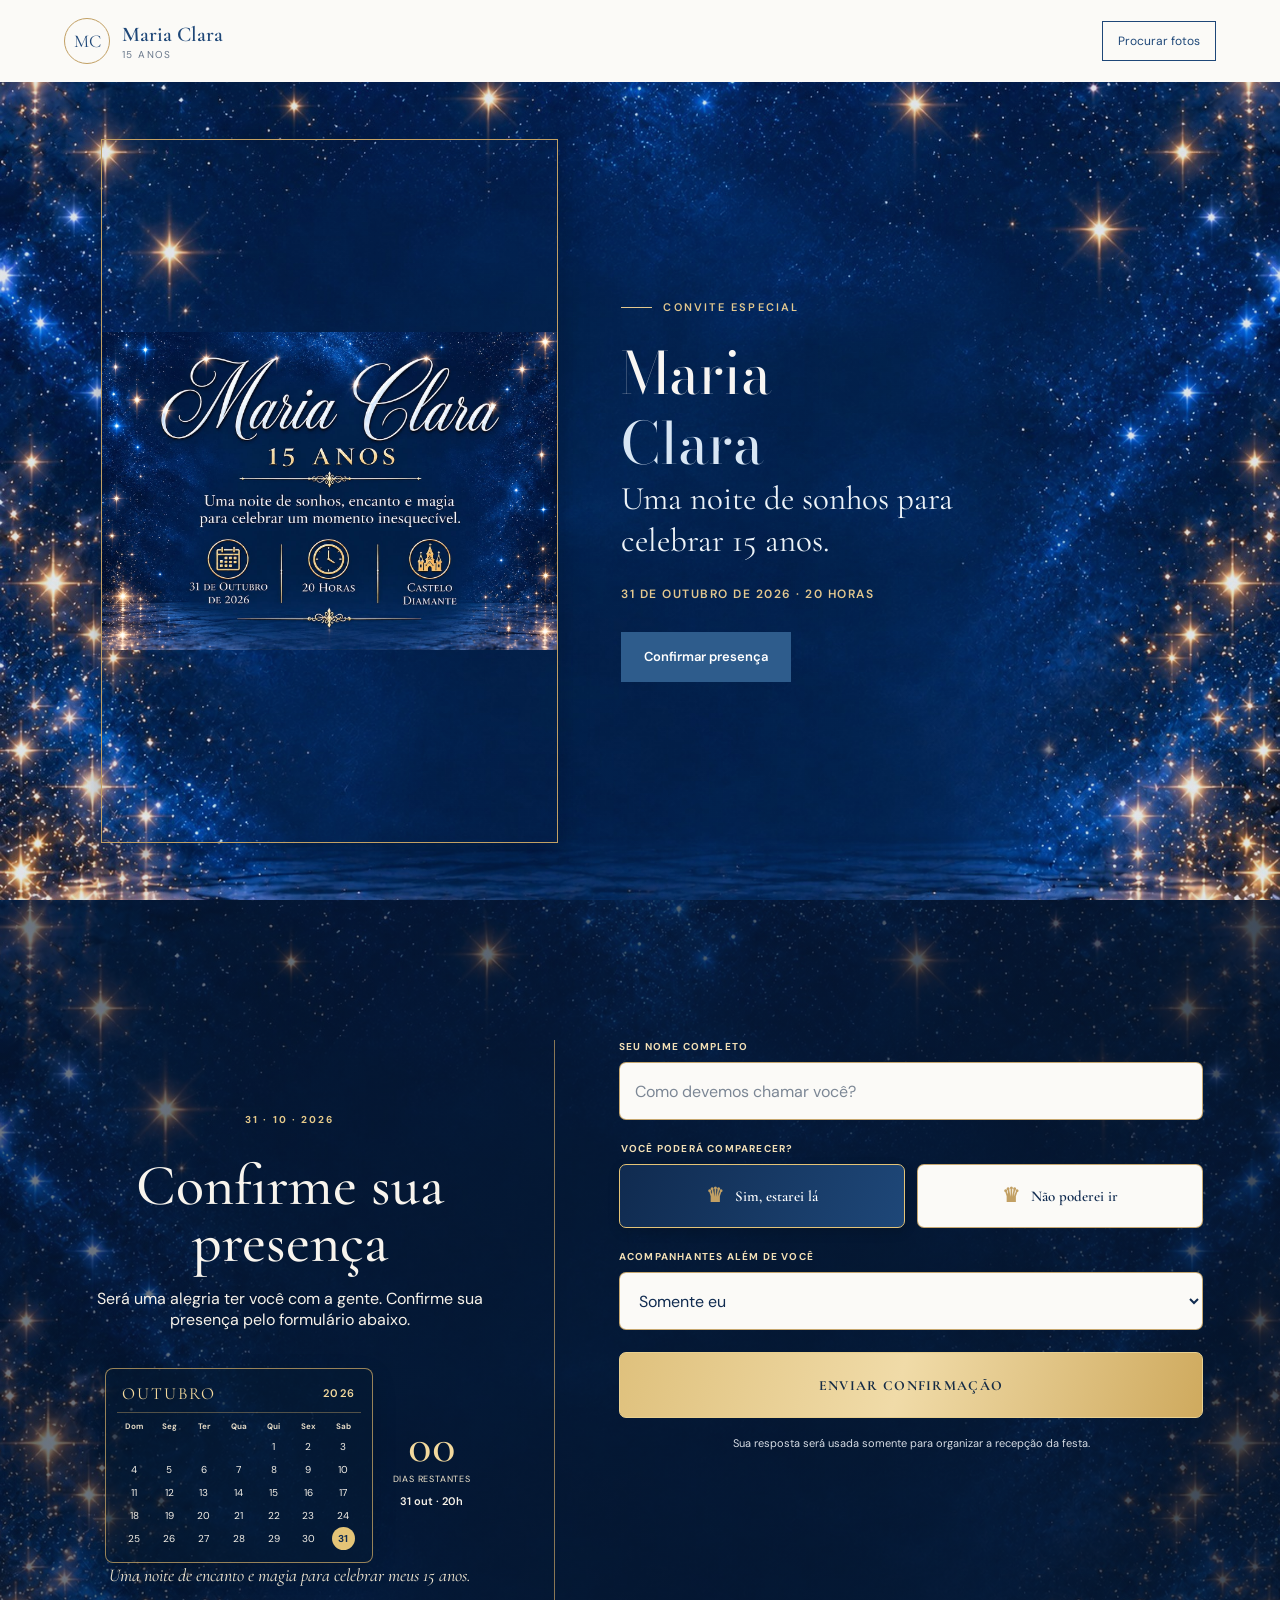
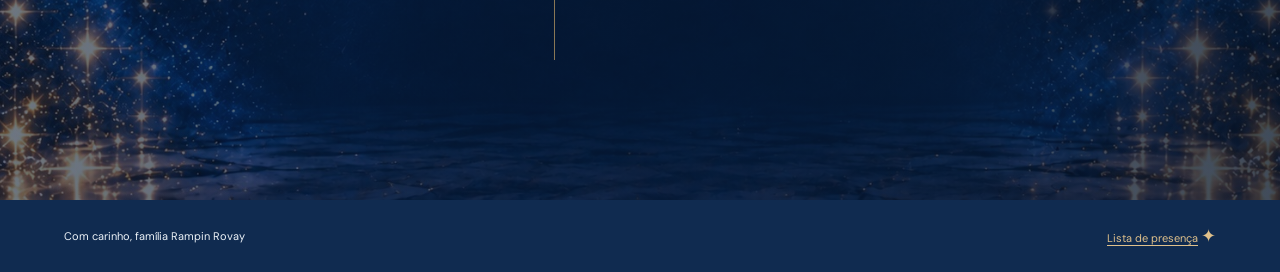
<file: docs/index.html>
<!doctype html>
<html lang="pt-BR">
<head>
  <meta charset="utf-8">
  <meta name="viewport" content="width=device-width, initial-scale=1">
  <meta name="theme-color" content="#102b50">
  <meta name="description" content="Confirme sua presença nos quinze anos de Maria Clara, em 31 de outubro de 2026.">
  <link rel="canonical" href="https://www.15anosmariaclara.app.br/">
  <meta property="og:type" content="website">
  <meta property="og:locale" content="pt_BR">
  <meta property="og:site_name" content="Maria Clara | 15 anos">
  <meta property="og:title" content="Maria Clara | 15 anos">
  <meta property="og:description" content="Venha celebrar os 15 anos de Maria Clara! Uma noite de sonhos, encanto e magia, em 31 de outubro de 2026.">
  <meta property="og:url" content="https://www.15anosmariaclara.app.br/">
  <meta property="og:image" content="https://www.15anosmariaclara.app.br/docs/og-whatsapp.jpeg">
  <meta property="og:image:url" content="https://www.15anosmariaclara.app.br/docs/og-whatsapp.jpeg">
  <meta property="og:image:secure_url" content="https://www.15anosmariaclara.app.br/docs/og-whatsapp.jpeg">
  <meta property="og:image:type" content="image/jpeg">
  <meta property="og:image:width" content="1200">
  <meta property="og:image:height" content="630">
  <meta property="og:image:alt" content="Convite dos 15 anos de Maria Clara com castelo iluminado">
  <meta name="twitter:card" content="summary_large_image">
  <meta name="twitter:title" content="Maria Clara | 15 anos">
  <meta name="twitter:description" content="Venha celebrar os 15 anos de Maria Clara em uma noite de sonhos, encanto e magia.">
  <meta name="twitter:image" content="https://www.15anosmariaclara.app.br/docs/og-whatsapp.jpeg">
  <title>Maria Clara | 15 anos</title>
  <link rel="icon" type="image/svg+xml" href="./favicon.svg">
  <link rel="preconnect" href="https://fonts.googleapis.com">
  <link rel="preconnect" href="https://fonts.gstatic.com" crossorigin>
  <link href="https://fonts.googleapis.com/css2?family=Bodoni+Moda:wght@400;700&family=Cormorant+Garamond:wght@400;500;600;700&family=DM+Sans:wght@400;500;600;700&display=swap" rel="stylesheet">
  <link rel="stylesheet" href="./styles.css?v=20261002-photo-search-top">
  <script src="./config.js"></script>
  <script src="./site.js" defer></script>
</head>
<body>
<a class="skip-link" href="#conteudo">Pular para o conteúdo</a>
<header class="site-header">
  <a class="brand" href="#inicio" aria-label="Maria Clara, quinze anos">
    <span class="brand-mark" aria-hidden="true">MC</span>
    <span class="brand-copy"><strong>Maria Clara</strong><span>15 anos</span></span>
  </a>
  <a class="header-link" href="./fotos.php">Procurar fotos</a>
</header>

<main id="conteudo">
  <section class="hero" id="inicio" aria-labelledby="titulo-principal">
    <div class="hero-photo">
      <img src="./convite.jpeg" alt="Convite dos 15 anos de Maria Clara: 31 de outubro de 2026, às 20 horas, no Castelo Diamante." fetchpriority="high">
    </div>
    <div class="hero-copy">
      <p class="eyebrow">Convite especial</p>
      <h1 id="titulo-principal">Maria <span>Clara</span></h1>
      <p class="hero-subtitle">Uma noite de sonhos para celebrar 15 anos.</p>
      <p class="hero-date">31 de outubro de 2026 · 20 horas</p>
      <div class="hero-actions">
        <a class="button-primary" href="#rsvp">Confirmar presença</a>
      </div>
    </div>
  </section>

  <section class="rsvp-section" id="rsvp" aria-labelledby="rsvp-titulo">
    <div class="rsvp-layout">
      <div class="rsvp-heading">
        <p class="section-kicker">31 · 10 · 2026</p>
        <h2 id="rsvp-titulo">Confirme sua presença</h2>
        <p>Será uma alegria ter você com a gente. Confirme sua presença pelo formulário abaixo.</p>
        <div class="calendar-countdown">
          <div class="calendar-card">
            <div class="calendar-heading"><span>Outubro</span><strong>2026</strong></div>
            <div class="calendar-grid calendar-weekdays" aria-hidden="true"><span>Dom</span><span>Seg</span><span>Ter</span><span>Qua</span><span>Qui</span><span>Sex</span><span>Sab</span></div>
            <div class="calendar-grid calendar-days" id="calendar-days" role="group" aria-label="Calendário de outubro de 2026"></div>
          </div>
          <div class="calendar-countdown-info" role="timer" aria-label="Dias restantes para a festa">
            <strong id="countdown-days">--</strong>
            <span>dias restantes</span>
            <p class="calendar-until">31 out · 20h</p>
          </div>
        </div>
        <p class="countdown-note">Uma noite de encanto e magia para celebrar meus 15 anos.</p>
      </div>

      <div>
        <div class="form-alert" id="rsvp-status" role="status" hidden></div>
        <form class="rsvp-form" id="rsvp-form" method="post" target="rsvp-response" novalidate>
          <div class="form-field">
            <label for="nome">Seu nome completo</label>
            <input id="nome" name="nome" type="text" maxlength="120" autocomplete="name" placeholder="Como devemos chamar você?" required>
          </div>
          <fieldset class="form-field attendance-fieldset">
            <legend class="field-label">Você poderá comparecer?</legend>
            <div class="presence-options">
              <div class="presence-option"><input id="presenca-sim" type="radio" name="presenca" value="sim" checked><label for="presenca-sim">Sim, estarei lá</label></div>
              <div class="presence-option"><input id="presenca-nao" type="radio" name="presenca" value="nao"><label for="presenca-nao">Não poderei ir</label></div>
            </div>
          </fieldset>
          <div class="form-field companions-field" id="campo-acompanhantes">
            <label for="acompanhantes">Acompanhantes além de você</label>
            <select id="acompanhantes" name="acompanhantes">
              <option value="0">Somente eu</option>
              <option value="1">1 acompanhante</option>
              <option value="2">2 acompanhantes</option>
              <option value="3">3 acompanhantes</option>
              <option value="4">4 acompanhantes</option>
              <option value="5">5 acompanhantes</option>
              <option value="6">6 acompanhantes</option>
            </select>
          </div>
          <div class="honeypot" aria-hidden="true"><label for="website">Deixe este campo vazio</label><input id="website" name="website" type="text" tabindex="-1" autocomplete="off"></div>
          <button class="submit-button" id="rsvp-submit" type="submit">Enviar confirmação</button>
          <p class="form-note">Sua resposta será usada somente para organizar a recepção da festa.</p>
        </form>
        <iframe class="response-frame" name="rsvp-response" id="rsvp-response" title="Resultado da confirmação" tabindex="-1"></iframe>
      </div>
    </div>
  </section>
</main>

<footer class="site-footer">
  <p>Com carinho, família Rampin Rovay</p>
  <p><a href="./lista.html">Lista de presença</a> <span class="footer-mark" aria-hidden="true">✦</span></p>
</footer>
<dialog class="confirmation-dialog" id="confirmation-modal" aria-labelledby="confirmation-modal-title">
  <p class="confirmation-ornament" aria-hidden="true">✦</p>
  <p id="confirmation-modal-title">Confirmação recebida. Obrigada por fazer parte deste capítulo tão especial!</p>
  <button class="confirmation-close" id="close-confirmation" type="button">Fechar</button>
</dialog>
</body>
</html>
</file>
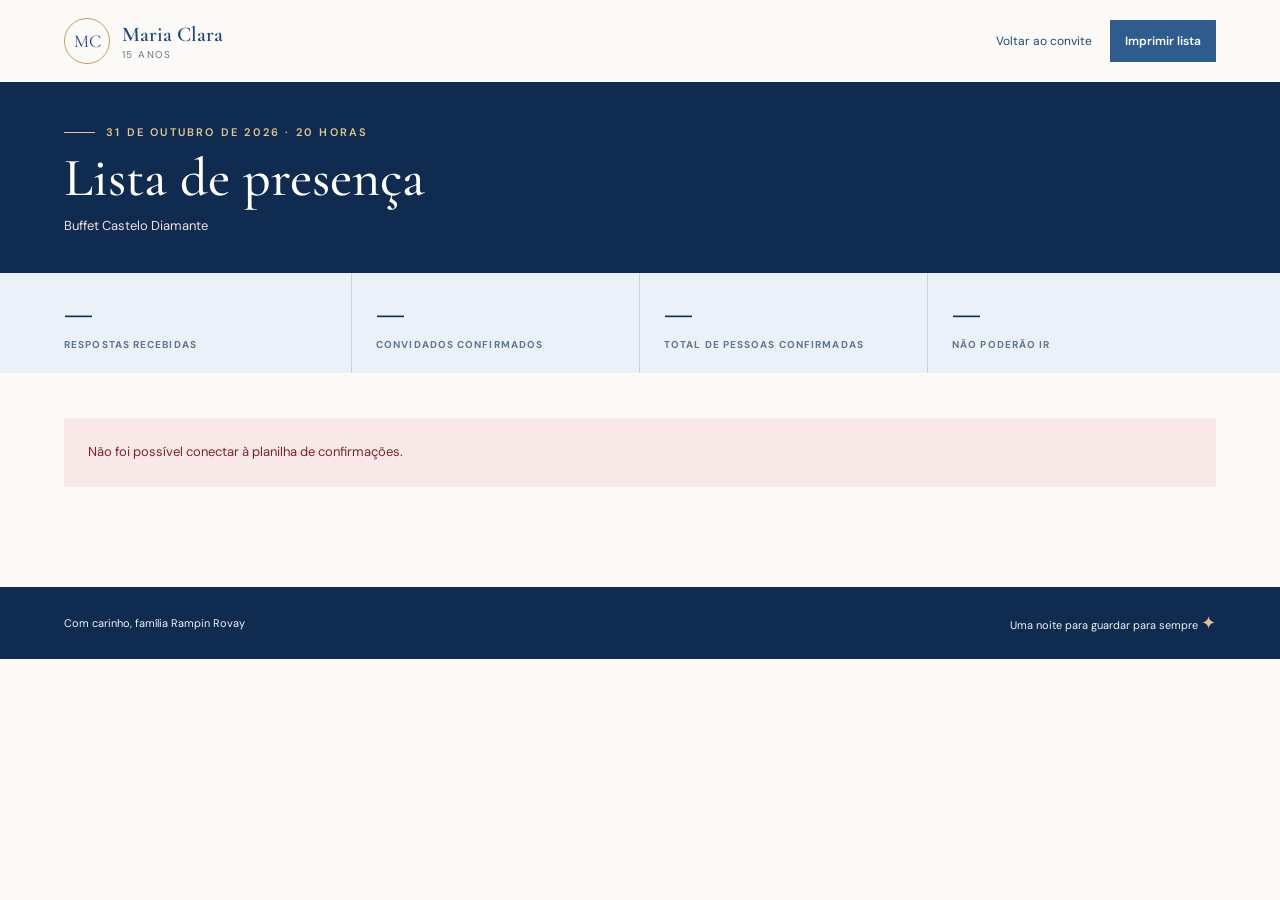
<file: docs/lista.html>
<!doctype html>
<html lang="pt-BR">
<head>
  <meta charset="utf-8">
  <meta name="viewport" content="width=device-width, initial-scale=1">
  <meta name="theme-color" content="#382537">
  <meta name="description" content="Lista de presença dos quinze anos de Maria Clara.">
  <title>Lista de presença | Maria Clara</title>
  <link rel="icon" type="image/svg+xml" href="./favicon.svg">
  <link rel="preconnect" href="https://fonts.googleapis.com">
  <link rel="preconnect" href="https://fonts.gstatic.com" crossorigin>
  <link href="https://fonts.googleapis.com/css2?family=Cormorant+Garamond:wght@400;500;600;700&family=DM+Sans:wght@400;500;600;700&display=swap" rel="stylesheet">
  <link rel="stylesheet" href="./styles.css">
  <script src="./config.js"></script>
  <script src="./list.js" defer></script>
</head>
<body class="list-page">
<header class="site-header">
  <a class="brand" href="./index.html" aria-label="Voltar ao convite de Maria Clara">
    <span class="brand-mark" aria-hidden="true">MC</span>
    <span class="brand-copy"><strong>Maria Clara</strong><span>15 anos</span></span>
  </a>
  <div class="header-actions">
    <a class="header-link" href="./index.html">Voltar ao convite</a>
    <button class="print-button" id="print-list" type="button" title="Imprimir lista" aria-label="Imprimir lista">Imprimir lista</button>
  </div>
</header>

<section class="page-intro">
  <div class="intro-inner">
    <p class="eyebrow">31 de outubro de 2026 · 20 horas</p>
    <h1>Lista de presença</h1>
    <p class="event-line">Buffet Castelo Diamante</p>
  </div>
</section>

<section class="summary" aria-label="Resumo das confirmações">
  <div class="summary-item"><span class="summary-value" id="total-respostas">—</span><span class="summary-label">Respostas recebidas</span></div>
  <div class="summary-item"><span class="summary-value" id="total-confirmados">—</span><span class="summary-label">Convidados confirmados</span></div>
  <div class="summary-item"><span class="summary-value" id="total-pessoas">—</span><span class="summary-label">Total de pessoas confirmadas</span></div>
  <div class="summary-item"><span class="summary-value" id="total-ausentes">—</span><span class="summary-label">Não poderão ir</span></div>
</section>

<main>
  <div class="list-alert" id="list-status" role="status">Carregando confirmações…</div>
  <div class="table-toolbar" id="table-toolbar" hidden>
    <h2 class="table-title">Convidados</h2>
    <div class="filter-controls">
      <div class="filter-field">
        <label for="filtro-nome">Buscar convidado</label>
        <input id="filtro-nome" type="search" placeholder="Digite um nome" autocomplete="off">
      </div>
      <div class="filter-field">
        <label for="filtro-presenca">Presença</label>
        <select id="filtro-presenca">
          <option value="todas">Todas</option>
          <option value="sim">Confirmados</option>
          <option value="nao">Não poderão ir</option>
        </select>
      </div>
    </div>
  </div>

  <div class="empty-state" id="empty-state" hidden>Ainda não há confirmações registradas.</div>
  <div class="table-wrap" id="table-wrap" hidden>
    <table>
      <caption class="sr-only">Respostas de presença para os 15 anos de Maria Clara</caption>
      <thead><tr><th scope="col">Convidado</th><th scope="col">Presença</th><th scope="col">Acompanhantes</th><th scope="col">Confirmado em</th></tr></thead>
      <tbody id="guest-list"></tbody>
    </table>
  </div>
  <p class="no-results" id="no-results" hidden>Nenhum convidado corresponde aos filtros.</p>
  <div class="table-foot" id="table-foot" hidden><span id="visible-count"></span><span>Ordenada pelas confirmações mais recentes</span></div>
</main>

<footer class="site-footer">
  <p>Com carinho, família Rampin Rovay</p>
  <p>Uma noite para guardar para sempre <span class="footer-mark" aria-hidden="true">✦</span></p>
</footer>
</body>
</html>
</file>
<file: docs/styles.css>
@charset "UTF-8";
:root {
  color-scheme: light;
  --royal: #1e4778;
  --royal-deep: #102b50;
  --rose: #2e5c8c;
  --rose-pale: #eaf1f8;
  --lavender: #f2f5f8;
  --gold: #c2a064;
  --ink: #26364b;
  --muted: #68778a;
  --paper: #fbfaf7;
  --line: #dbe3ed;
  --serif: "Cormorant Garamond", Georgia, serif;
  --sans: "DM Sans", "Segoe UI", sans-serif;
}
* { box-sizing: border-box; }
html { scroll-behavior: smooth; }
body { margin: 0; color: var(--ink); background: var(--paper); font-family: var(--sans); }
a { color: inherit; }
button, input, select { font: inherit; }
.skip-link { position: absolute; z-index: 10; top: 8px; left: 8px; padding: 10px 14px; transform: translateY(-150%); color: white; background: var(--royal-deep); }
.skip-link:focus { transform: translateY(0); }
.site-header { min-height: 82px; display: flex; align-items: center; justify-content: space-between; gap: 20px; padding: 13px clamp(20px, 5vw, 74px); background: var(--paper); }
.brand { display: inline-flex; align-items: center; gap: 12px; color: var(--royal); text-decoration: none; }
.brand-mark { width: 46px; height: 46px; display: grid; place-items: center; border: 1px solid var(--gold); border-radius: 50%; font-family: var(--serif); font-size: 18px; }
.brand-copy { display: grid; gap: 1px; }
.brand-copy strong { font-family: var(--serif); font-size: 21px; font-weight: 600; }
.brand-copy span { color: var(--muted); font-size: 10px; letter-spacing: 1.4px; text-transform: uppercase; }
.header-link { padding: 11px 15px; color: var(--royal); background: transparent; border: 1px solid var(--royal); cursor: pointer; text-decoration: none; font-size: 12px; transition: color .2s ease, background .2s ease; }
.header-link:hover, .header-link:focus-visible { color: white; background: var(--royal); }
.hero { min-height: max(620px, calc(100svh - 82px)); display: grid; grid-template-columns: minmax(0, .9fr) minmax(320px, 1.1fr); align-items: center; gap: clamp(28px, 5vw, 76px); padding: 36px clamp(24px, 8vw, 120px); background: linear-gradient(rgba(16,43,80,.12), rgba(16,43,80,.12)), url("./fundo.jpeg") center/cover no-repeat; }
.hero-copy { display: flex; flex-direction: column; justify-content: center; align-items: flex-start; padding: 40px 0; color: white; animation: rise-in .8s both; }
.eyebrow { display: flex; align-items: center; gap: 11px; margin: 0 0 25px; color: #e3c88f; font-size: 11px; font-weight: 600; letter-spacing: 2.2px; text-transform: uppercase; }
.eyebrow::before { width: 31px; height: 1px; background: currentColor; content: ""; }
.hero h1 { max-width: 560px; margin: 0; color: #f8f5f2; font-family: "Bodoni Moda", var(--serif); font-size: 58px; font-weight: 400; line-height: 1.2; }
.hero h1 span { display: block; color: #d8e6f4; font-style: normal; }
.hero-subtitle { max-width: 395px; margin: 0; color: #edf3f8; font-family: var(--serif); font-size: 33px; font-weight: 400; line-height: 1.25; }
.hero-waiting { margin: 20px 0 0; color: #e3c88f; font-family: var(--serif); font-size: 26px; line-height: 1.2; }
.hero-date { margin: 25px 0 0; color: #e3c88f; font-size: 12px; font-weight: 600; letter-spacing: 1.5px; text-transform: uppercase; }
.hero-actions { display: flex; flex-wrap: wrap; align-items: center; gap: 20px; margin-top: 30px; }
.button-primary, .submit-button { min-height: 50px; display: inline-flex; align-items: center; justify-content: center; padding: 0 22px; color: white; background: var(--rose); border: 1px solid var(--rose); text-decoration: none; font-size: 13px; font-weight: 600; transition: background .2s ease, transform .2s ease; }
.button-primary:hover, .button-primary:focus-visible, .submit-button:hover, .submit-button:focus-visible { color: white; background: #18395f; transform: translateY(-2px); }
.submit-button { width: 100%; border: 0; cursor: pointer; }
.submit-button:disabled { cursor: wait; opacity: .7; }
.hero-more { color: #f8edf1; font-size: 13px; text-decoration-color: #e2cbd8; text-underline-offset: 5px; }
.hero-photo { position: relative; min-width: 0; min-height: 0; display: flex; align-items: center; justify-content: center; overflow: visible; background: transparent; }
.hero-photo img { position: relative; inset: auto; display: block; width: auto; height: min(78svh, 800px); max-width: 100%; object-fit: contain; box-shadow: 0 0 0 1px var(--gold), 0 10px 20px rgba(3,17,37,.2), 0 22px 34px rgba(3,17,37,.14); animation: photo-in 1.1s both; }
.hero-photo::after { display: none; }
.photo-caption { position: absolute; z-index: 1; right: 28px; bottom: 24px; color: white; font-size: 11px; text-align: right; text-shadow: 0 1px 6px rgba(0,0,0,.5); }
.photo-caption a { text-underline-offset: 3px; }
.event-strip { display: grid; grid-template-columns: repeat(3, 1fr); padding: 27px clamp(28px, 8vw, 120px); background: var(--rose-pale); }
.event-item { min-height: 83px; display: flex; flex-direction: column; justify-content: center; padding: 8px 25px; border-right: 1px solid rgba(16,43,80,.16); }
.event-item:first-child { padding-left: 0; }
.event-item:last-child { padding-right: 0; border-right: 0; }
.event-label { color: #61758e; font-size: 10px; font-weight: 700; letter-spacing: 1.7px; text-transform: uppercase; }
.event-value { margin-top: 6px; color: var(--royal-deep); font-family: var(--serif); font-size: 25px; font-weight: 600; }
.invitation { padding: 88px 26px 92px; text-align: center; }
.section-kicker { margin: 0 0 13px; color: var(--rose); font-size: 10px; font-weight: 700; letter-spacing: 2.1px; text-transform: uppercase; }
.invitation h2, .rsvp-heading h2 { margin: 0; color: var(--royal); font-family: var(--serif); font-size: 48px; font-weight: 500; line-height: 1; }
.invitation p:last-child { max-width: 570px; margin: 17px auto 0; color: var(--muted); font-size: 15px; line-height: 1.7; }
.ornament { display: flex; align-items: center; justify-content: center; gap: 14px; margin: 25px auto 0; color: var(--gold); }
.ornament::before, .ornament::after { width: 45px; height: 1px; background: var(--gold); content: ""; }
.rsvp-section { position: relative; min-height: 100svh; display: flex; align-items: center; overflow: hidden; padding: 64px clamp(24px, 6vw, 96px); color: #f7f2e9; background-color: #0b2444; background-image: linear-gradient(90deg, rgba(6,20,40,.58), rgba(6,20,40,.76)), url("./fundo.jpeg"); background-position: center; background-size: cover; background-repeat: no-repeat; }
.rsvp-layout { position: relative; z-index: 1; width: 100%; max-width: 1360px; display: grid; grid-template-columns: minmax(0, .9fr) minmax(0, 1.1fr); gap: clamp(38px, 5vw, 78px); margin: 0 auto; }
.rsvp-heading { min-height: 620px; align-self: stretch; display: flex; flex-direction: column; align-items: center; justify-content: center; padding: 14px clamp(20px, 4vw, 64px) 14px 0; border-right: 1px solid rgba(194,160,100,.7); text-align: center; }
.rsvp-heading .section-kicker { margin-bottom: 12px; color: #e7cb8b; }
.rsvp-ornament { width: min(100%, 250px); display: flex; align-items: center; gap: 12px; color: var(--gold); }
.rsvp-ornament::before, .rsvp-ornament::after { height: 1px; flex: 1; background: rgba(194,160,100,.78); content: ""; }
.rsvp-ornament span { font-family: var(--serif); font-size: 24px; line-height: 1; }
.rsvp-heading h2 { max-width: 560px; margin: 20px 0 0; color: #f8f4ed; font-size: 58px; line-height: .98; }
.rsvp-heading h2 span { display: block; color: var(--gold); font-size: 1.18em; font-style: italic; }
.rsvp-lead { max-width: 420px; margin: 24px 0 0; color: #f4eee3; font-size: 16px; line-height: 1.5; }
.rsvp-lead strong { color: #f1dcae; }
.rsvp-instruction { max-width: 390px; margin: 12px 0 0; color: #e3e7ec; font-size: 13px; line-height: 1.5; }
.calendar-countdown { width: min(100%, 370px); display: grid; grid-template-columns: minmax(0, 1fr) 86px; align-items: center; gap: 16px; margin-top: 22px; }
.calendar-card { padding: 10px 11px 12px; background: rgba(5,25,49,.48); border: 1px solid rgba(194,160,100,.78); border-radius: 8px; box-shadow: 0 9px 24px rgba(0,0,0,.16); }
.calendar-heading { display: flex; align-items: center; justify-content: space-between; padding: 4px 5px 8px; color: #f3d99d; border-bottom: 1px solid rgba(194,160,100,.42); }
.calendar-heading span { font-family: var(--serif); font-size: 17px; text-transform: uppercase; letter-spacing: 2px; }
.calendar-heading strong { font-size: 11px; font-weight: 600; letter-spacing: 1.5px; }
.calendar-grid { display: grid; grid-template-columns: repeat(7, minmax(0, 1fr)); justify-items: center; }
.calendar-weekdays { margin-top: 8px; color: #e2d8c4; font-size: 8px; font-weight: 700; }
.calendar-days { margin-top: 4px; }
.calendar-day { width: 23px; aspect-ratio: 1; display: grid; place-items: center; color: #f7f2e9; font-size: 10px; }
.calendar-day-empty { visibility: hidden; }
.calendar-today { outline: 1px solid #ecd299; outline-offset: -2px; border-radius: 50%; }
.calendar-event-day { color: var(--royal-deep); background: #e4c477; border-radius: 50%; font-weight: 700; }
.calendar-countdown-info { display: grid; justify-items: center; gap: 3px; color: #f3d99d; text-align: center; }
.calendar-countdown-info > strong { color: #f3d99d; font-family: var(--serif); font-size: 48px; font-weight: 500; line-height: 1; font-variant-numeric: tabular-nums; }
.calendar-countdown-info > span { color: #f3e7ce; font-size: 9px; letter-spacing: .8px; text-transform: uppercase; }
.rsvp-heading p.calendar-until { margin: 6px 0 0; color: #f7f2e9; font-size: 11px; font-weight: 600; line-height: 1.3; }
.rsvp-ornament-bottom { margin: 22px 0 12px; }
.rsvp-heading p.countdown-note { max-width: 420px; margin: 0; color: #f2e8d2; font-family: var(--serif); font-size: 18px; font-style: italic; line-height: 1.35; }
.rsvp-form-column { position: relative; width: 100%; display: flex; flex-direction: column; align-items: center; justify-content: center; padding: clamp(26px, 4vw, 54px); background: rgba(5,24,48,.82); border: 1px solid rgba(194,160,100,.88); border-radius: 12px; box-shadow: inset 0 0 0 1px rgba(245,224,174,.08), 0 18px 50px rgba(0,0,0,.25); scroll-margin-top: 16px; }
.rsvp-form-column > .form-alert { width: 100%; max-width: 650px; }
.rsvp-form-column::before { position: absolute; top: 17px; left: 50%; color: #e4c477; content: "♛"; font-family: var(--serif); font-size: 23px; transform: translateX(-50%); }
.rsvp-form { width: 100%; max-width: 650px; }
.form-field { margin-bottom: 22px; }
.attendance-fieldset { margin-right: 0; margin-left: 0; padding: 0; border: 0; }
.form-field label, .field-label { display: block; margin-bottom: 9px; color: #f2dfb5; font-size: 10px; font-weight: 700; letter-spacing: 1.2px; text-transform: uppercase; }
.form-field input, .form-field select { width: 100%; min-height: 58px; padding: 12px 15px; color: var(--royal-deep); background: #fbfaf7; border: 1px solid rgba(194,160,100,.92); border-radius: 7px; }
.form-field input::placeholder { color: #7c8795; }
.form-field input:focus, .form-field select:focus { border-color: var(--royal); outline: 2px solid rgba(30,71,120,.16); }
.input-shell { position: relative; }
.input-shell > svg { position: absolute; z-index: 1; top: 50%; left: 17px; width: 21px; height: 21px; color: var(--royal); transform: translateY(-50%); pointer-events: none; }
.input-shell input, .input-shell select { padding-left: 52px; }
.presence-options { display: grid; grid-template-columns: repeat(2, minmax(0, 1fr)); gap: 12px; border: 0; }
.presence-option { position: relative; }
.presence-option + .presence-option { border-left: 0; }
.presence-option input { position: absolute; width: 1px; height: 1px; min-height: 0; padding: 0; opacity: 0; }
.presence-option label { min-height: 64px; display: flex; align-items: center; justify-content: center; gap: 11px; margin: 0; padding: 10px; color: var(--royal-deep); background: #fbfaf7; border: 1px solid rgba(194,160,100,.92); border-radius: 7px; cursor: pointer; font-family: var(--serif); font-size: 15px; font-weight: 600; letter-spacing: 0; text-align: center; text-transform: none; transition: color .2s ease, background .2s ease, border-color .2s ease; }
.presence-option label::before { color: var(--gold); content: "♛"; font-family: var(--serif); font-size: 20px; line-height: 1; }
.presence-option input:checked + label { color: white; background: linear-gradient(110deg, #102b50, #1e4778); border-color: #e4c477; box-shadow: 0 4px 12px rgba(0,0,0,.15); }
.presence-option input:focus-visible + label { outline: 3px solid var(--gold); outline-offset: -3px; }
.companions-field[hidden], [hidden] { display: none !important; }
.submit-button { width: 100%; min-height: 66px; display: flex; align-items: center; gap: 18px; margin-top: 8px; padding: 12px clamp(16px, 3vw, 34px); color: #152b45; background: linear-gradient(105deg, #dfc17d, #f0dba8 48%, #cfaa5e); border: 1px solid #e9d08f; border-radius: 7px; cursor: pointer; font-family: var(--serif); font-size: 14px; font-weight: 700; letter-spacing: 1.3px; text-align: center; text-transform: uppercase; transition: background .2s ease, transform .2s ease, box-shadow .2s ease; }
.submit-button:hover, .submit-button:focus-visible { color: #102b50; background: linear-gradient(105deg, #e8ce91, #f6e6bc 48%, #ddbd75); box-shadow: 0 8px 18px rgba(0,0,0,.2); transform: translateY(-1px); }
.submit-button:disabled { cursor: wait; opacity: .7; }
.submit-button svg { width: 22px; height: 22px; flex: 0 0 auto; }
.submit-button span { flex: 1; }
.submit-button .submit-arrow { margin-left: auto; }
.form-note { display: flex; align-items: flex-start; justify-content: center; gap: 9px; margin: 17px auto 0; color: #d6dce4; font-size: 11px; line-height: 1.55; text-align: center; }
.form-note svg { width: 15px; height: 15px; flex: 0 0 auto; margin-top: 1px; color: #e4c477; }
.form-alert { margin: 0 0 22px; padding: 15px 17px; color: #fff7e8; background: rgba(47,27,31,.86); border-left: 3px solid #d78a79; font-size: 13px; line-height: 1.55; }
.form-alert.error { color: #7b2628; border-left-color: #b54b50; }
.confirmation-dialog { width: min(520px, calc(100vw - 32px)); margin: auto; padding: 30px 26px 24px; color: var(--royal-deep); background: var(--paper); border: 1px solid var(--gold); text-align: center; box-shadow: 0 18px 60px rgba(16,43,80,.24); }
.confirmation-dialog::backdrop { background: rgba(16,43,80,.58); backdrop-filter: blur(2px); }
.confirmation-dialog p { margin: 0; font-family: var(--serif); font-size: 23px; line-height: 1.35; }
.confirmation-dialog .confirmation-ornament { margin-bottom: 12px; color: var(--gold); font-size: 20px; }
.confirmation-close { min-height: 42px; margin-top: 22px; padding: 0 18px; color: white; background: var(--royal); border: 0; cursor: pointer; font: inherit; font-size: 12px; font-weight: 700; }
.confirmation-close:hover, .confirmation-close:focus-visible { background: var(--royal-deep); }
.honeypot { position: absolute; left: -10000px; width: 1px; height: 1px; overflow: hidden; }
.response-frame { width: 0; height: 0; position: absolute; overflow: hidden; border: 0; }
.site-footer { display: flex; align-items: center; justify-content: space-between; gap: 16px; padding: 25px clamp(22px, 5vw, 76px); color: #edf3f8; background: var(--royal-deep); font-size: 11px; }
.site-footer p { margin: 0; }
.site-footer a { color: #e0c18b; text-underline-offset: 3px; }
.footer-mark { color: #e0c18b; font-family: var(--serif); font-size: 18px; }

/* Attendance page */
.list-page .site-header { min-height: 82px; }
.header-actions { display: flex; align-items: center; gap: 18px; }
.header-actions .header-link { padding: 0; border: 0; }
.print-button { min-height: 42px; padding: 0 15px; color: white; background: var(--rose); border: 0; cursor: pointer; font-size: 12px; font-weight: 600; }
.print-button:hover, .print-button:focus-visible { background: #18395f; }
.page-intro { padding: 43px clamp(20px, 5vw, 74px) 39px; color: white; background: var(--royal-deep); }
.intro-inner { max-width: 1260px; margin: 0 auto; }
.page-intro .eyebrow { margin-bottom: 12px; }
.page-intro h1 { margin: 0; font-family: var(--serif); font-size: 54px; font-weight: 500; line-height: 1; }
.event-line { margin: 12px 0 0; color: #f2dfe7; font-size: 13px; }
.summary { display: grid; grid-template-columns: repeat(4, 1fr); padding: 0 clamp(20px, 5vw, 74px); background: var(--rose-pale); }
.summary-item { min-height: 100px; display: flex; flex-direction: column; justify-content: center; padding: 15px 24px; border-right: 1px solid rgba(16,43,80,.15); }
.summary-item:first-child { padding-left: 0; }
.summary-item:last-child { border-right: 0; }
.summary-value { color: var(--royal-deep); font-family: var(--serif); font-size: 35px; font-weight: 600; line-height: 1; }
.summary-label { margin-top: 8px; color: #61758e; font-size: 10px; font-weight: 700; letter-spacing: 1.1px; text-transform: uppercase; }
.list-page main { max-width: 1400px; margin: 0 auto; padding: 45px clamp(20px, 5vw, 74px) 80px; }
.table-toolbar { display: flex; align-items: end; justify-content: space-between; gap: 22px; margin-bottom: 17px; }
.table-title { margin: 0; color: var(--royal); font-family: var(--serif); font-size: 33px; font-weight: 600; }
.filter-controls { display: flex; align-items: end; gap: 12px; }
.filter-field label { display: block; margin-bottom: 6px; color: var(--muted); font-size: 10px; font-weight: 700; letter-spacing: .8px; text-transform: uppercase; }
.filter-field input, .filter-field select { min-height: 39px; padding: 8px 10px; color: var(--ink); background: white; border: 1px solid var(--line); border-radius: 0; font: inherit; font-size: 12px; }
.filter-field input { width: 210px; }
.filter-field input:focus, .filter-field select:focus { border-color: var(--royal); outline: 2px solid rgba(30,71,120,.16); }
.table-wrap { width: 100%; overflow-x: auto; border: 1px solid var(--line); }
.list-page table { width: 100%; min-width: 680px; border-collapse: collapse; }
.list-page th, .list-page td { padding: 14px 16px; text-align: left; }
.list-page th { color: white; background: #244a75; font-size: 10px; font-weight: 700; letter-spacing: 1px; text-transform: uppercase; }
.list-page td { color: var(--ink); border-top: 1px solid var(--line); font-size: 13px; }
.list-page tbody tr:nth-child(even) { background: #f7f9fb; }
.list-page tbody tr:hover { background: #edf3f8; }
.guest-name { color: var(--royal-deep); font-weight: 600; }
.status { display: inline-flex; align-items: center; gap: 7px; white-space: nowrap; }
.status::before { width: 8px; height: 8px; border-radius: 50%; background: currentColor; content: ""; }
.status-yes { color: #6c7c53; }
.status-no { color: #8b5a5e; }
.empty-state, .list-alert, .no-results { padding: 24px; color: var(--muted); background: var(--lavender); font-size: 13px; line-height: 1.6; }
.list-alert { margin-bottom: 20px; }
.list-alert.error { color: #7b2628; background: #f9e8e8; }
.no-results { text-align: center; }
.table-foot { display: flex; justify-content: space-between; gap: 15px; margin-top: 12px; color: var(--muted); font-size: 11px; }
.sr-only { position: absolute; width: 1px; height: 1px; overflow: hidden; clip: rect(0,0,0,0); white-space: nowrap; clip-path: inset(50%); }

@keyframes rise-in { from { opacity: 0; transform: translateY(16px); } to { opacity: 1; transform: translateY(0); } }
@keyframes photo-in { from { opacity: .65; transform: scale(1.035); } to { opacity: 1; transform: scale(1); } }
@media (max-width: 900px) {
  .hero { grid-template-columns: minmax(0, .85fr) minmax(280px, 1.15fr); min-height: max(560px, calc(100svh - 74px)); }
  .hero-copy { padding: 40px 0; }
  .hero h1 { font-size: 52px; }
  .rsvp-layout { grid-template-columns: minmax(0, .85fr) minmax(0, 1.15fr); gap: 36px; }
  .rsvp-heading h2 { font-size: 50px; }
}
@media (max-width: 760px) {
  .summary { grid-template-columns: repeat(2, 1fr); padding: 0 20px; }
  .summary-item { min-height: 83px; padding: 12px 16px; border-bottom: 1px solid rgba(16,43,80,.15); }
  .summary-item:nth-child(2) { border-right: 0; }
  .summary-item:nth-child(3), .summary-item:nth-child(4) { border-bottom: 0; }
  .summary-item:first-child { padding-left: 16px; }
  .summary-value { font-size: 30px; }
  .list-page main { padding-top: 34px; }
  .table-toolbar { align-items: flex-start; flex-direction: column; }
  .filter-controls { width: 100%; align-items: end; }
  .filter-field { flex: 1; }
  .filter-field input, .filter-field select { width: 100%; }
}
@media (max-width: 680px) {
  .site-header { min-height: 74px; padding: 12px 18px; }
  .brand-mark { width: 42px; height: 42px; }
  .brand-copy strong { font-size: 19px; }
  .brand-copy span { font-size: 9px; }
  .hero { min-height: calc(100svh - 74px); display: flex; flex-direction: column; gap: 0; padding: 12px 20px 24px; }
  .hero-copy { align-items: center; padding: 18px 8px 0; text-align: center; }
  .hero-photo { width: 100%; }
  .hero-photo { min-height: 0; }
  .hero-photo img { width: auto; height: min(45svh, 360px); max-width: 100%; max-height: none; }
  .eyebrow::before { display: none; }
  .hero h1 { font-size: 30px; line-height: 1.05; }
  .hero-subtitle { margin-top: 14px; font-size: 33px; line-height: 1.25; }
  .hero-waiting { margin-top: 12px; font-size: 21px; }
  .hero-actions { justify-content: center; margin-top: 18px; }
  .hero-date { line-height: 1.6; text-align: center; }
  .event-strip { grid-template-columns: 1fr; padding: 12px 25px; }
  .event-item, .event-item:first-child, .event-item:last-child { min-height: 70px; padding: 12px 0; border-right: 0; border-bottom: 1px solid rgba(16,43,80,.16); }
  .event-item:last-child { border-bottom: 0; }
  .event-value { font-size: 23px; }
  .invitation { padding: 70px 24px 72px; }
  .invitation h2 { font-size: 42px; }
  .rsvp-section { min-height: 0; padding: 58px 22px 68px; }
  .rsvp-section { background-position: center, 58% center; }
  .rsvp-layout { grid-template-columns: 1fr; gap: 30px; }
  .rsvp-heading { min-height: 0; padding: 0 0 28px; border-right: 0; border-bottom: 1px solid rgba(194,160,100,.7); }
  .rsvp-heading h2 { font-size: 43px; }
  .rsvp-lead { margin-top: 18px; font-size: 16px; }
  .rsvp-instruction { margin-top: 12px; font-size: 13px; }
  .rsvp-ornament-bottom { margin: 24px 0 12px; }
  .rsvp-heading p.countdown-note { font-size: 17px; }
  .rsvp-form-column { justify-content: center; padding: 45px 18px 24px; }
  .rsvp-form { max-width: none; }
  .form-field { margin-bottom: 19px; }
  .form-field input, .form-field select { min-height: 56px; }
  .presence-options { gap: 9px; }
  .presence-option label { min-height: 62px; gap: 7px; padding: 8px 5px; font-size: 13px; }
  .presence-option label::before { font-size: 17px; }
  .submit-button { min-height: 60px; gap: 10px; padding: 10px 14px; font-size: 12px; letter-spacing: .8px; }
  .submit-button svg { width: 19px; height: 19px; }
  .list-page .site-header { min-height: 74px; padding: 12px 18px; }
  .header-actions { gap: 12px; }
  .header-actions .header-link { font-size: 11px; }
  .print-button { min-height: 38px; padding: 0 10px; font-size: 11px; }
  .page-intro { padding-top: 35px; padding-bottom: 32px; }
  .page-intro h1 { font-size: 45px; }
  .summary { padding-right: 14px; padding-left: 14px; }
  .summary-item, .summary-item:first-child { padding-right: 10px; padding-left: 10px; }
  .summary-label { font-size: 9px; letter-spacing: .6px; }
  .list-page main { padding-right: 14px; padding-left: 14px; }
  .filter-controls { align-items: stretch; flex-direction: column; }
  .filter-field input, .filter-field select { width: 100%; }
  .list-page th, .list-page td { padding: 12px; }
  .table-foot { flex-direction: column; }
  .site-footer { flex-direction: column; align-items: flex-start; padding: 22px 24px; }
}
@media (prefers-reduced-motion: reduce) {
  *, *::before, *::after { scroll-behavior: auto !important; animation-duration: .01ms !important; animation-iteration-count: 1 !important; transition-duration: .01ms !important; }
}
@media print {
  body { background: white; }
  .site-header, .filter-controls, .site-footer, .table-foot, .page-intro { display: none !important; }
  .summary { padding: 0; background: white; border-bottom: 1px solid #aaa; }
  .summary-item { min-height: 70px; }
  .list-page main { max-width: none; padding: 15px 0; }
  .table-toolbar { margin-bottom: 10px; }
  .table-title { color: black; }
  .table-wrap { overflow: visible; border-color: #999; }
  .list-page table { min-width: 0; }
  .list-page th { color: black; background: #eee !important; print-color-adjust: exact; }
  .list-page td { font-size: 11px; }
}
</file>
